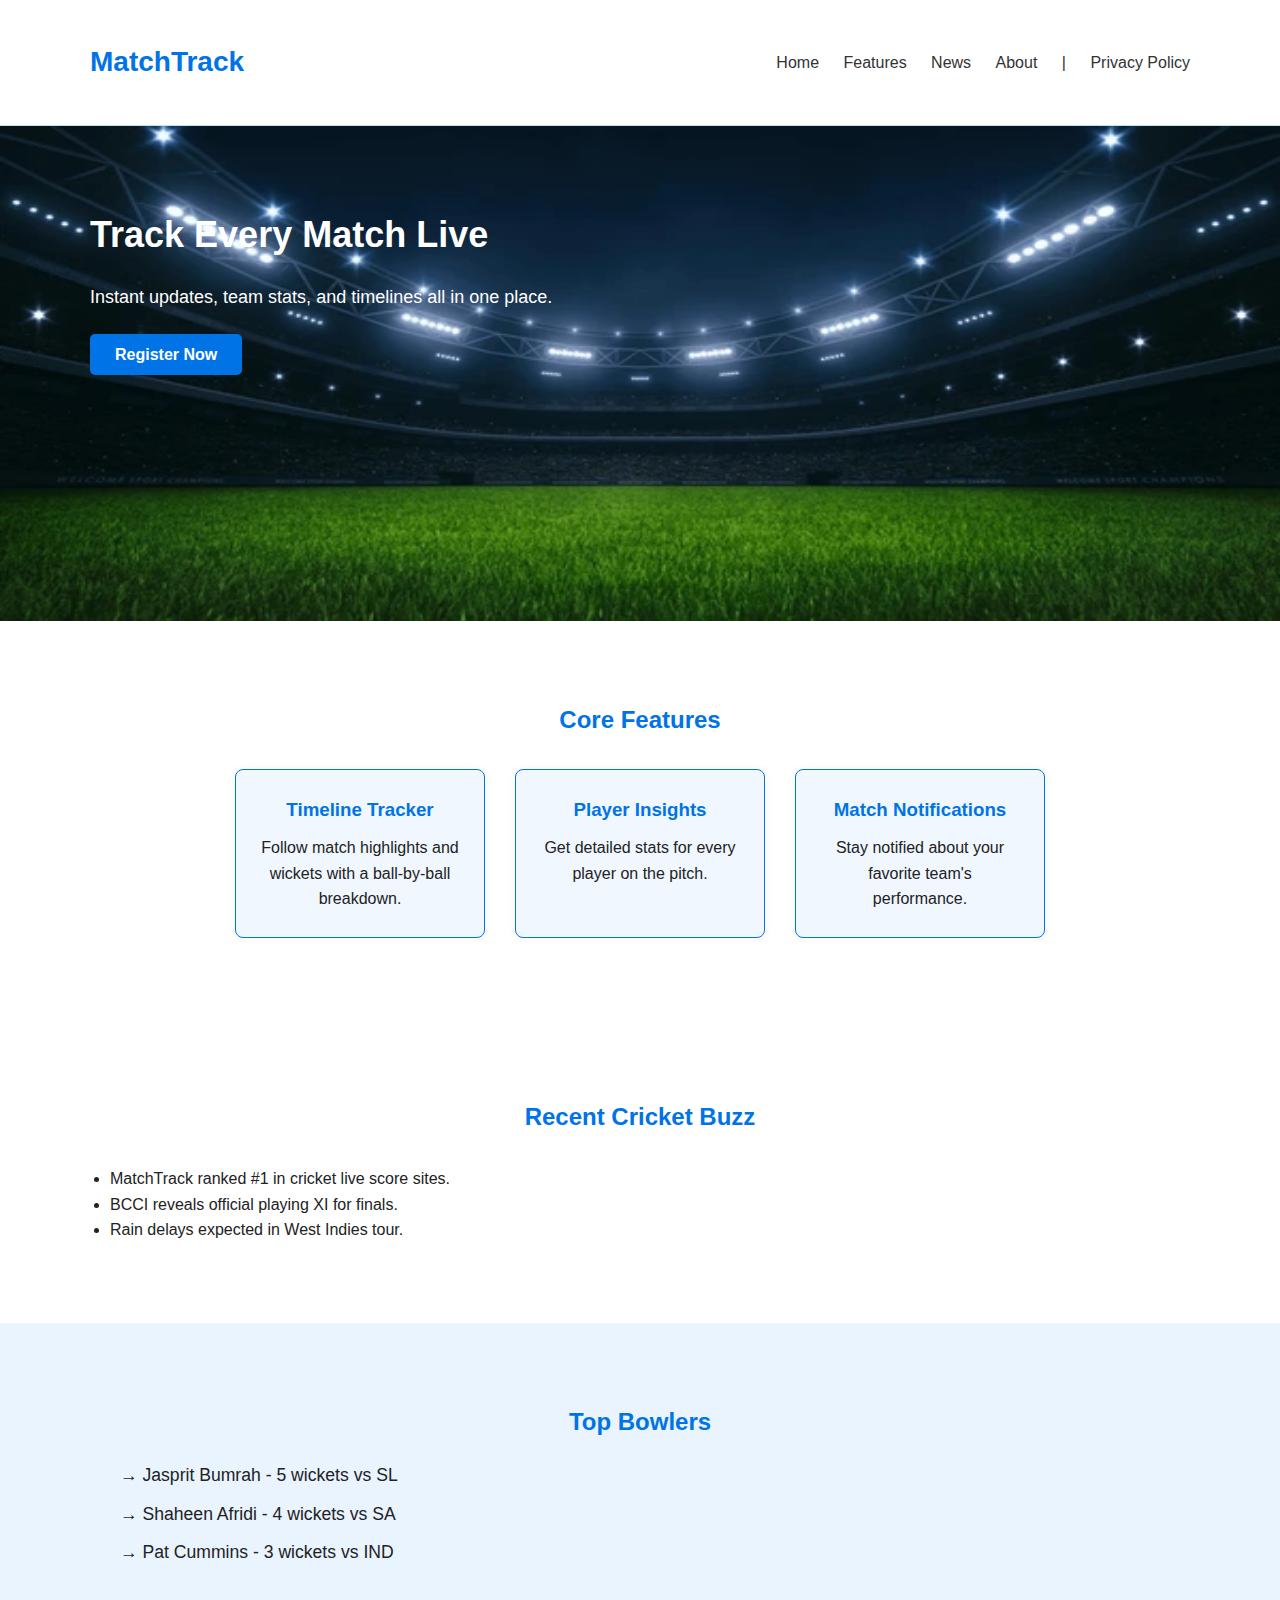
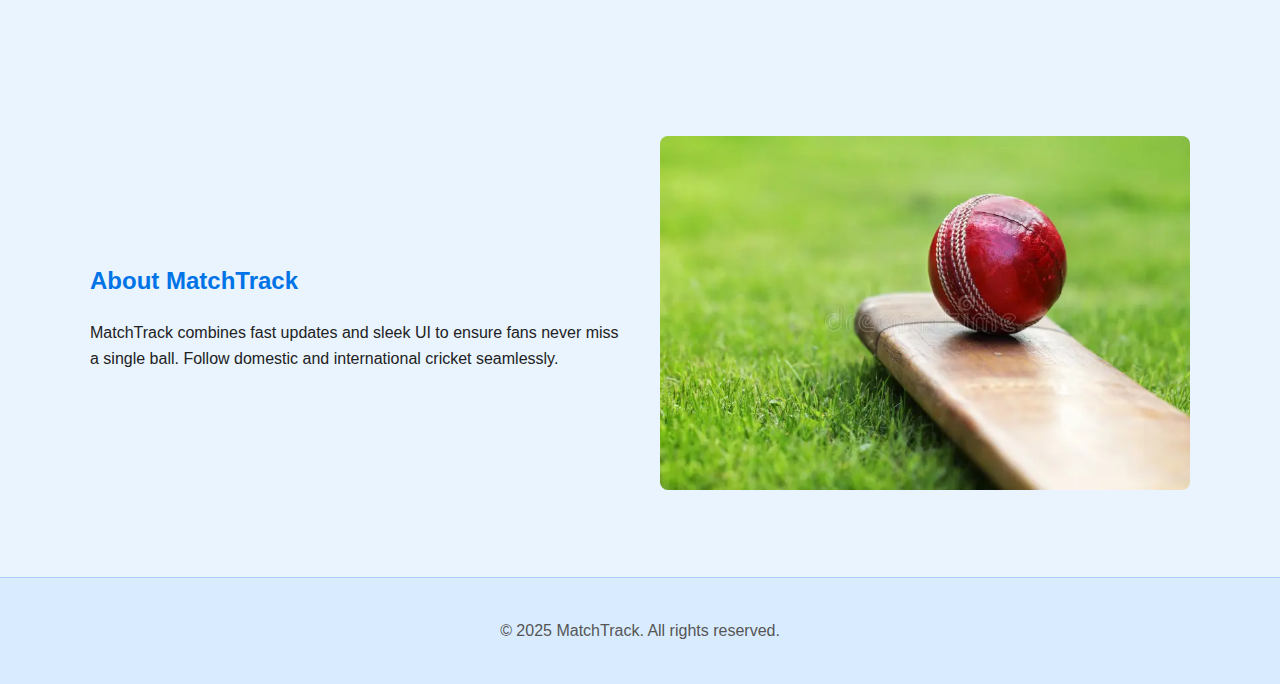
<file: index.html>
<!DOCTYPE html>
<html lang="en">
<head>
  <meta charset="UTF-8" />
  <meta name="viewport" content="width=device-width, initial-scale=1.0"/>
  <title>MatchTrack</title>
  <link rel="stylesheet" href="style.css" />
</head>
<body>


  <header>
    <div class="container header-content">
      <h1>MatchTrack</h1>
      <nav>
        <a href="#">Home</a>
        <a href="#features">Features</a>
        <a href="#news">News</a>
        <a href="#about">About</a>
         <a> | </a>
        <a href="privacy-policy.html">Privacy Policy</a>
      </nav>
    </div>
  </header>

  <section class="hero">
    <div class="container">
      <div class="hero-content">
        <div class="text">
          <h2>Track Every Match Live</h2>
          <p>Instant updates, team stats, and timelines all in one place.</p>
          <a href="#" class="btn">Register Now</a>
        </div>
      </div>
    </div>
  </section>

  <!--  Unique Section: Features -->
  <section id="features" class="features">
    <div class="container">
      <h2>Core Features</h2>
      <div class="feature-boxes">
        <div class="box">
          <h3>Timeline Tracker</h3>
          <p>Follow match highlights and wickets with a ball-by-ball breakdown.</p>
        </div>
        <div class="box">
          <h3>Player Insights</h3>
          <p>Get detailed stats for every player on the pitch.</p>
        </div>
        <div class="box">
          <h3>Match Notifications</h3>
          <p>Stay notified about your favorite team's performance.</p>
        </div>
      </div>
    </div>
  </section>

  <section id="news" class="news">
    <div class="container">
      <h2>Recent Cricket Buzz</h2>
      <div class="news-content">
        <ul>
          <li>MatchTrack ranked #1 in cricket live score sites.</li>
          <li>BCCI reveals official playing XI for finals.</li>
          <li>Rain delays expected in West Indies tour.</li>
        </ul>
      </div>
    </div>
  </section>




<section id="bowlers" class="section">
    <div class="container">
      <h2>Top Bowlers</h2>
      <ul class="bowler-list">
        <li>→ Jasprit Bumrah - 5 wickets vs SL</li>
        <li>→ Shaheen Afridi - 4 wickets vs SA</li>
        <li>→ Pat Cummins - 3 wickets vs IND</li>
      </ul>
    </div>
  </section>


  <section id="about" class="about">
    <div class="container about-content">
      
      <div class="text">
        <h2>About MatchTrack</h2>
        <p>MatchTrack combines fast updates and sleek UI to ensure fans never miss a single ball. Follow domestic and international cricket seamlessly.</p>
      </div>
      <div class="image">
        <img src="./images/cricket.webp" alt="Cricket Fans">
      </div>
    </div>
  </section>




  <footer>
    <div class="container">
      <p>© 2025 MatchTrack. All rights reserved.</p>
    </div>
  </footer>
</body>
</html>
</file>
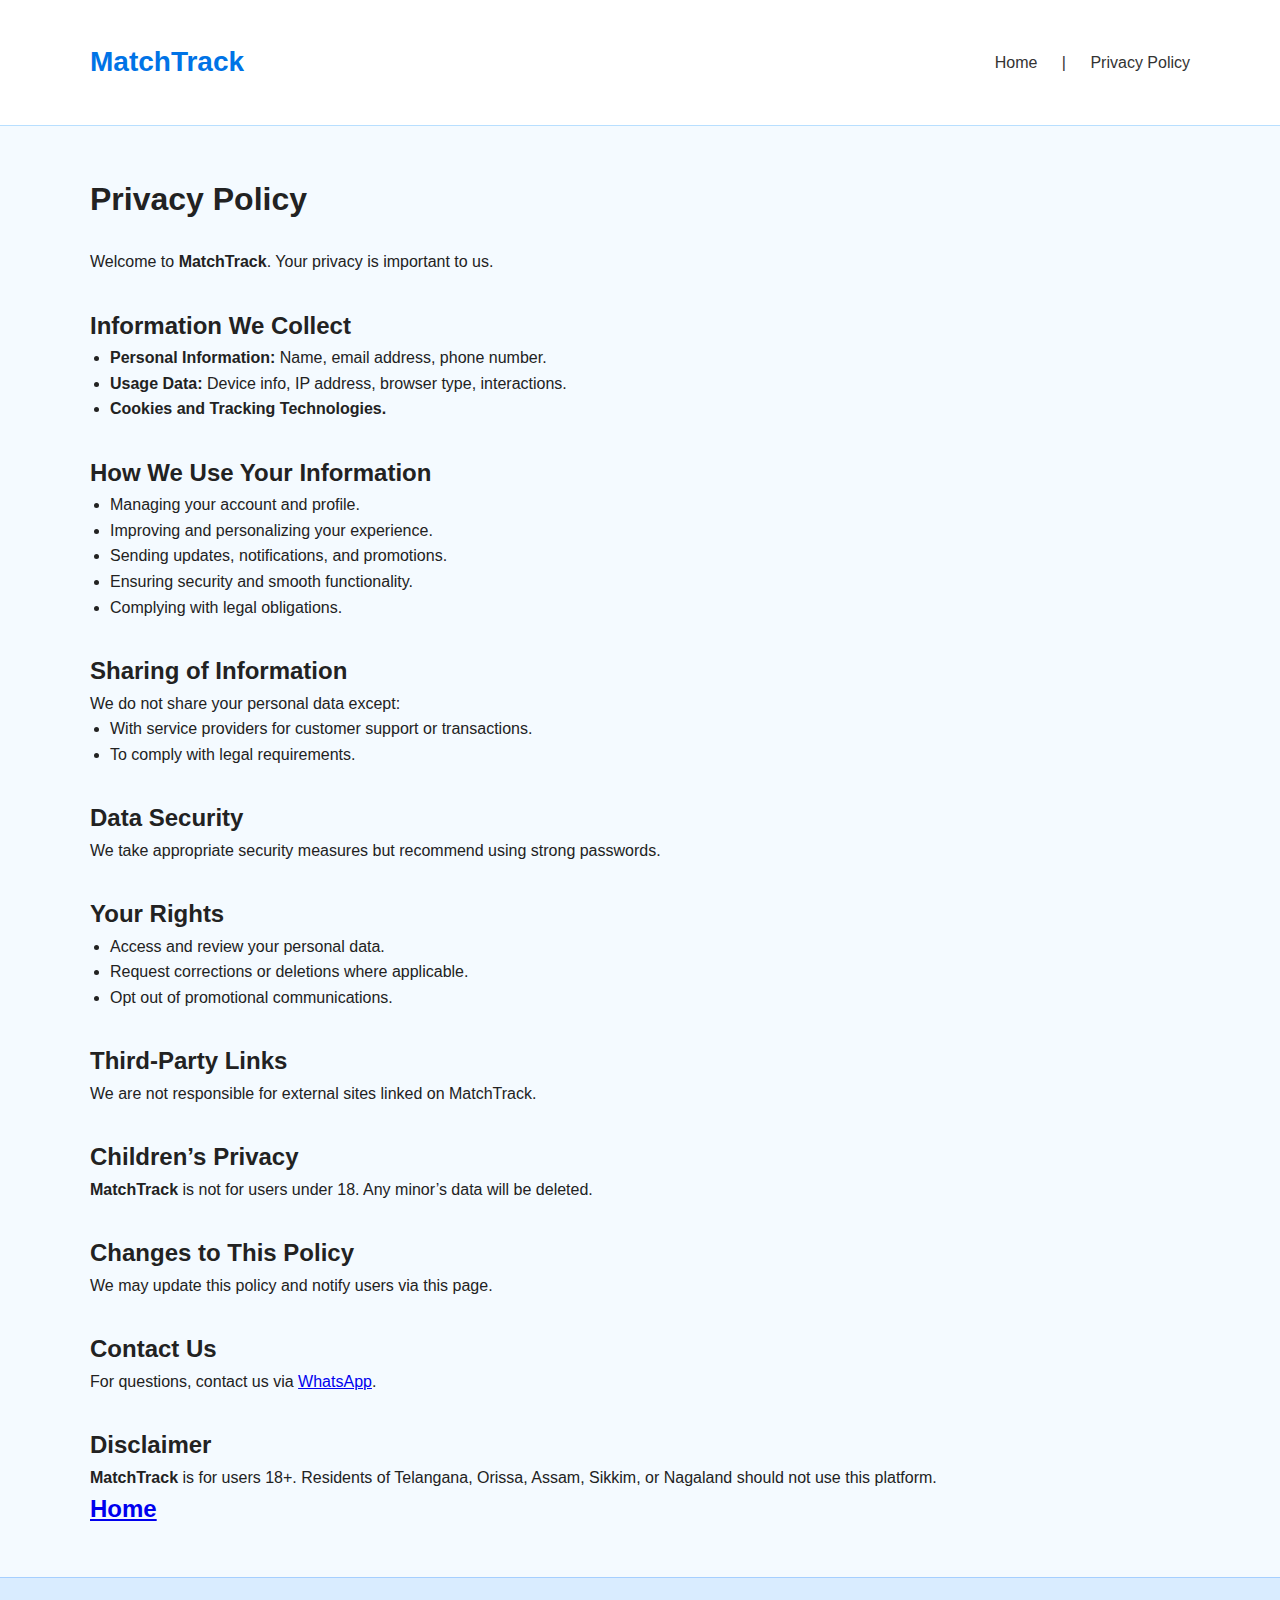
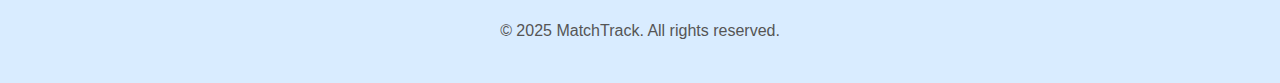
<file: privacy-policy.html>
<!-- privacy-policy.html -->
<!DOCTYPE html>
<html lang="en">
<head>
  <meta charset="UTF-8" />
  <meta name="viewport" content="width=device-width, initial-scale=1.0" />
  <title>Privacy Policy</title>
  <link rel="stylesheet" href="style.css" />
</head>
<body>
    <!-- Header -->
<header>
    <div class="container header-content">
      <h1>MatchTrack</h1>
      <nav>
        <a href="index.html">Home</a>
         <a> | </a>
        <a href="privacy-policy.html">Privacy Policy</a>
      </nav>
    </div>
  </header>

  <!-- Privacy Policy Section -->
  <section class="container" style="padding: 48px 0;">
    <h1 style="margin-bottom: 24px;">Privacy Policy</h1>

    <p>Welcome to <strong>MatchTrack</strong>. Your privacy is important to us.</p>

    <h2 style="margin-top: 32px;">Information We Collect</h2>
    <ul style="margin-left: 20px;">
      <li><strong>Personal Information:</strong> Name, email address, phone number.</li>
      <li><strong>Usage Data:</strong> Device info, IP address, browser type, interactions.</li>
      <li><strong>Cookies and Tracking Technologies.</strong></li>
    </ul>

    <h2 style="margin-top: 32px;">How We Use Your Information</h2>
    <ul style="margin-left: 20px;">
      <li>Managing your account and profile.</li>
      <li>Improving and personalizing your experience.</li>
      <li>Sending updates, notifications, and promotions.</li>
      <li>Ensuring security and smooth functionality.</li>
      <li>Complying with legal obligations.</li>
    </ul>

    <h2 style="margin-top: 32px;">Sharing of Information</h2>
    <p>We do not share your personal data except:</p>
    <ul style="margin-left: 20px;">
      <li>With service providers for customer support or transactions.</li>
      <li>To comply with legal requirements.</li>
    </ul>

    <h2 style="margin-top: 32px;">Data Security</h2>
    <p>We take appropriate security measures but recommend using strong passwords.</p>

    <h2 style="margin-top: 32px;">Your Rights</h2>
    <ul style="margin-left: 20px;">
      <li>Access and review your personal data.</li>
      <li>Request corrections or deletions where applicable.</li>
      <li>Opt out of promotional communications.</li>
    </ul>

    <h2 style="margin-top: 32px;">Third-Party Links</h2>
    <p>We are not responsible for external sites linked on MatchTrack.</p>

    <h2 style="margin-top: 32px;">Children’s Privacy</h2>
    <p><strong>MatchTrack</strong> is not for users under 18. Any minor’s data will be deleted.</p>

    <h2 style="margin-top: 32px;">Changes to This Policy</h2>
    <p>We may update this policy and notify users via this page.</p>

    <h2 style="margin-top: 32px;">Contact Us</h2>
    <p>For questions, contact us via <a href="https://wa.link/googleads67" target="_blank">WhatsApp</a>.</p>

    <h2 style="margin-top: 32px;">Disclaimer</h2>
    <p><strong>MatchTrack</strong> is for users 18+. Residents of Telangana, Orissa, Assam, Sikkim, or Nagaland should not use this platform.</p>
     <a href="index.html">
      <h2>Home</h2>

    </a>
  </section>

  <!-- Footer -->
  <footer>
    <div class="container">
      <p>&copy; 2025 MatchTrack. All rights reserved.</p>
    </div>
  </footer>
</body>
</html>
</file>
<file: style.css>
* {
  margin: 0;
  padding: 0;
  box-sizing: border-box;
}

body {
  font-family: 'Segoe UI', sans-serif;
  background-color: #f4faff;
  color: #222;
  line-height: 1.6;
}

.container {
  width: 90%;
  max-width: 1100px;
  margin: 0 auto;
  padding: 20px 0;
}

/* Header */
.header-content {
  display: flex;
  justify-content: space-between;
  align-items: center;
}

header {
  background-color: #ffffff;
  padding: 20px 0;
  border-bottom: 1px solid #b8dfff;
}

header h1 {
  font-size: 28px;
  color: #0073e6;
}

nav a {
  color: #333;
  margin-left: 20px;
  text-decoration: none;
  font-weight: 500;
}

nav a:hover {
  color: #0073e6;
}

/* Hero */
.hero {
  background: url(./images/banner-1.webp);
  background-size: 100% 100%;
  height: 55vh;
  padding: 60px 0;
}

.hero-content {
  color: white;
  display: flex;
  flex-wrap: wrap;
  align-items: center;
  gap: 40px;
}

.hero .text {
  flex: 1;
}

.hero .text h2 {
  font-size: 36px;
  margin-bottom: 20px;
}

.hero .text p {
  font-size: 18px;
  margin-bottom: 30px;
}

.hero .image img {
  width: 100%;
  border-radius: 8px;
  box-shadow: 0 0 8px rgba(0,0,0,0.1);
}

.btn {
  background-color: #0073e6;
  color: white;
  padding: 12px 25px;
  text-decoration: none;
  border-radius: 5px;
  font-weight: bold;
  transition: background 0.3s;
}

.btn:hover {
  background-color: #005bb5;
}

/* Features Section */
.features {
  background-color: #ffffff;
  padding: 60px 0;
  text-align: center;
}

.features h2 {
  color: #0073e6;
  margin-bottom: 30px;
}

.feature-boxes {
  display: flex;
  flex-wrap: wrap;
  gap: 30px;
  justify-content: center;
}

.box {
  background-color: #f0f7ff;
  padding: 25px;
  border-radius: 8px;
  width: 250px;
  box-shadow: 0 0 10px rgba(0,0,0,0.05);
  border: 1px solid #0073e6;
}

.box h3 {
  color: #0073e6;
  margin-bottom: 10px;
}

/* News */
.news {
  background-color: #ffffff;
  padding: 60px 0;
}

.news h2 {
  text-align: center;
  margin-bottom: 30px;
  color: #0073e6;
}

.news-content {
  display: flex;
  gap: 40px;
  align-items: center;
  flex-wrap: wrap;
}

.news-content img {
  width: 100%;
  max-width: 400px;
  border-radius: 8px;
}

.news ul {
  list-style-type: disc;
  padding-left: 20px;
  flex: 1;
}

/* About */
.about {
  background-color: #e9f4ff;
  padding: 60px 0;
}

.about-content {
  display: flex;
  flex-wrap: wrap;
  gap: 40px;
  align-items: center;
}

.about .image {
  flex: 1;
}

.about .image img {
  width: 100%;
  border-radius: 8px;
}

.about .text {
  flex: 1;
}

.about .text h2 {
  margin-bottom: 20px;
  color: #0073e6;
}



/* Bowlers */

.section {
  padding: 60px 0;
}

.section h2 {
  text-align: center;
  margin-bottom: 20px;
  color: #0073e6;
}


#bowlers{
  background-color: #e9f4ff;

}
.bowler-list {
  list-style: none;
  font-size: 1.1rem;
  padding-left: 20px;
}

.bowler-list li {
  margin-bottom: 10px;
  padding-left: 10px;
}








/* Footer */
footer {
  background-color: #d9ecff;
  text-align: center;
  padding: 20px 0;
  border-top: 1px solid #a6cfff;
}

footer p {
  color: #555;
}
</file>
